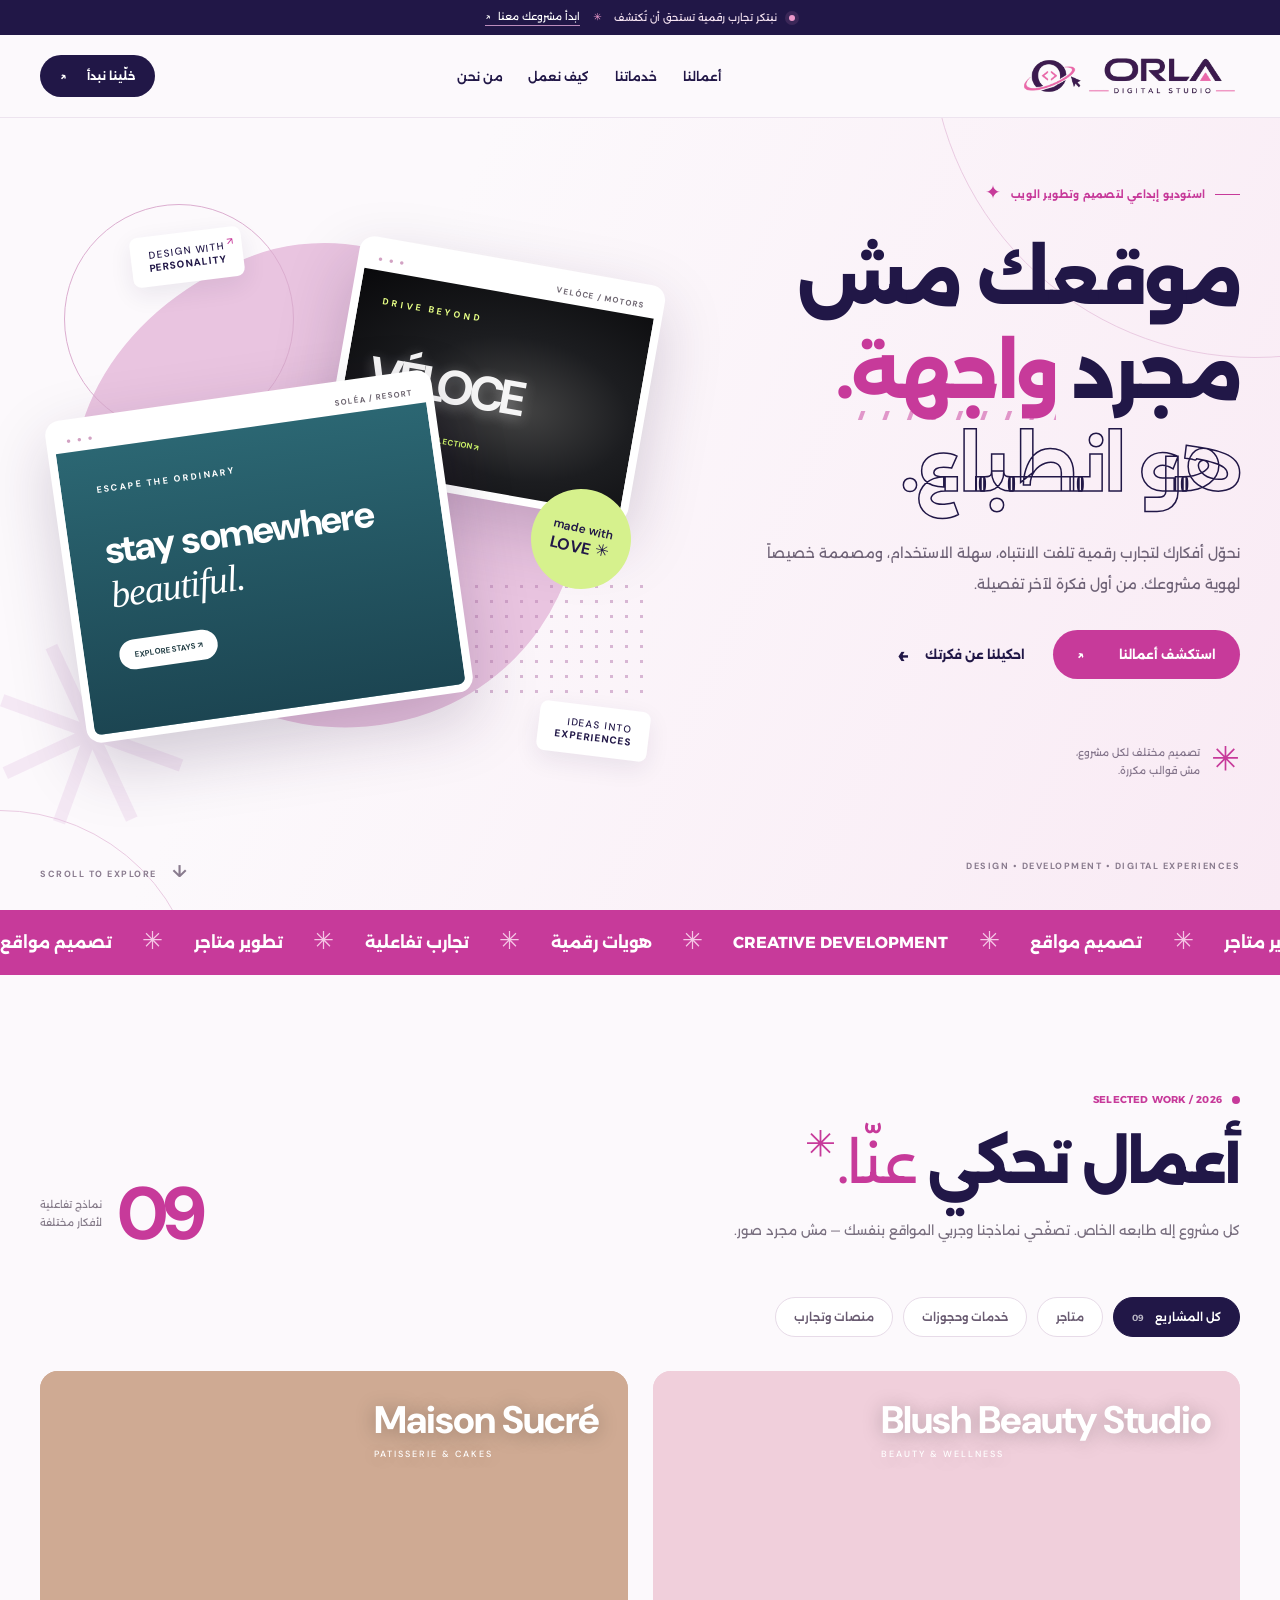
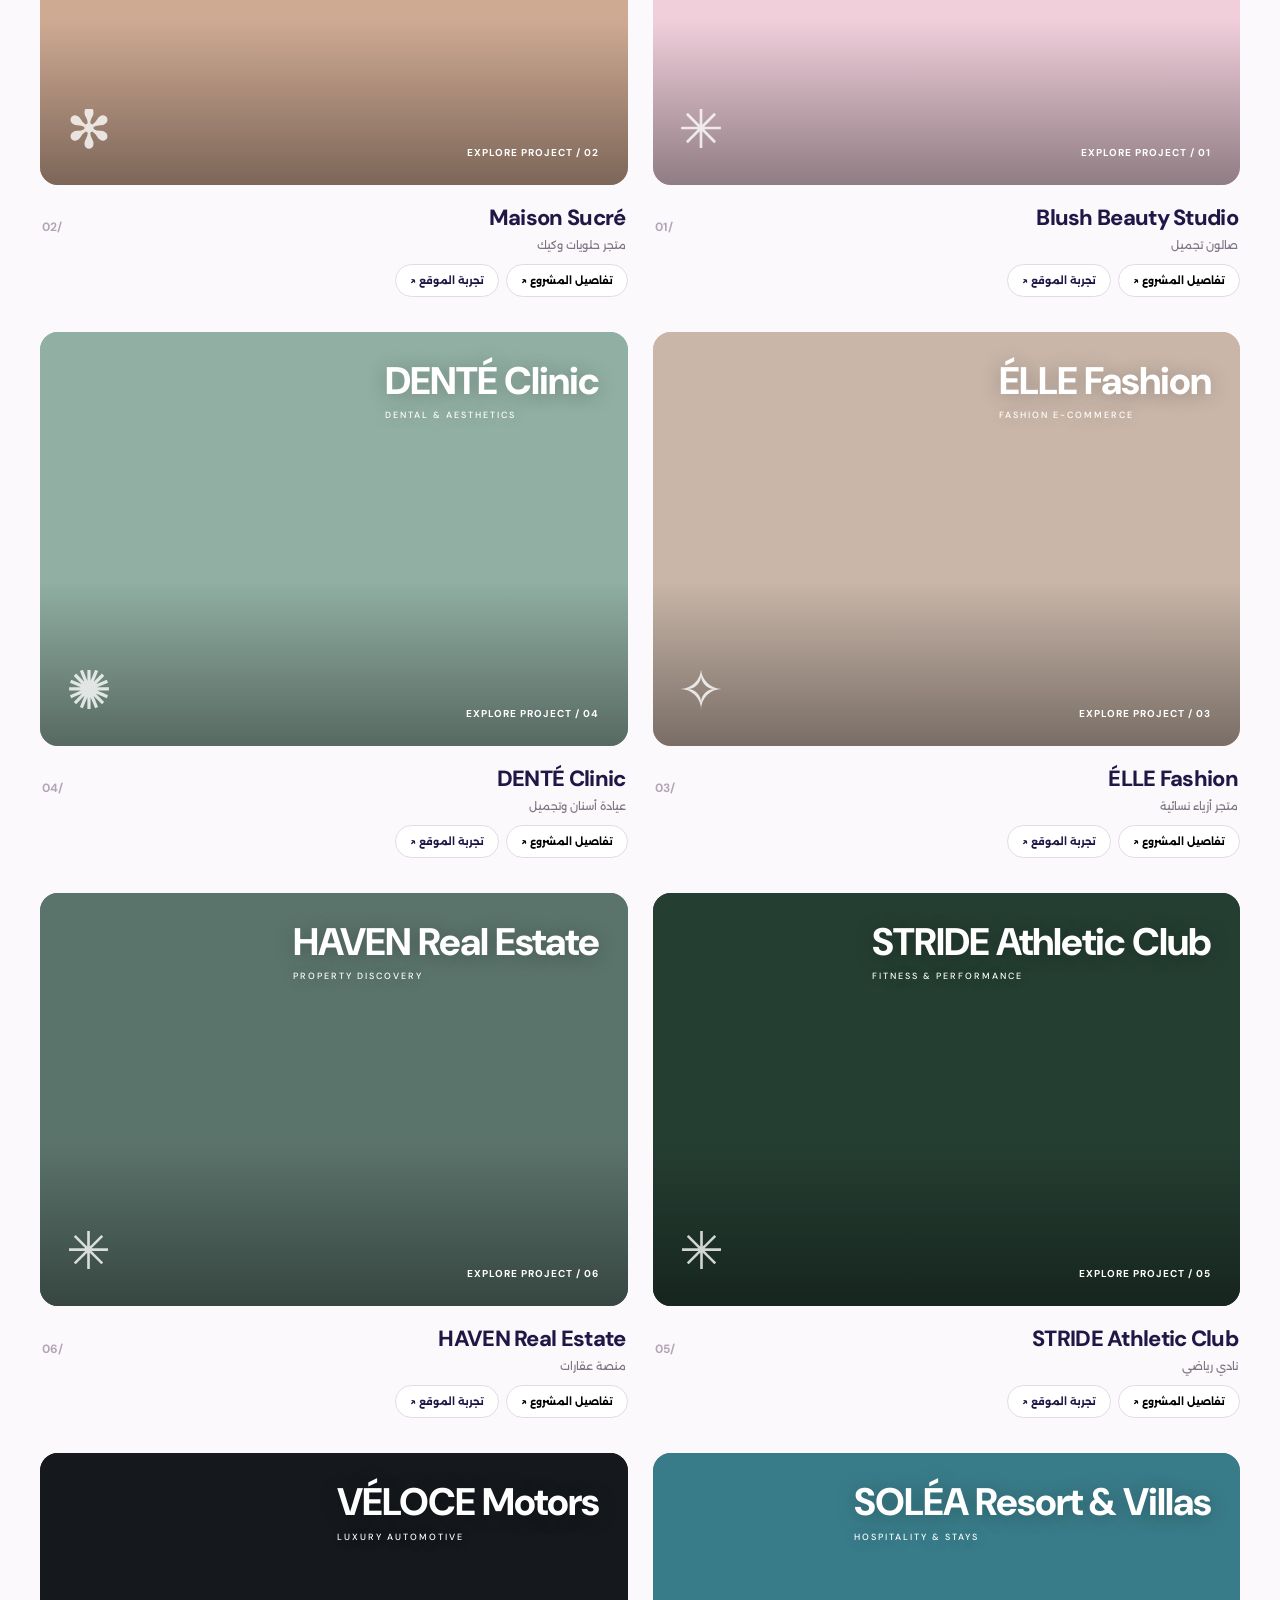
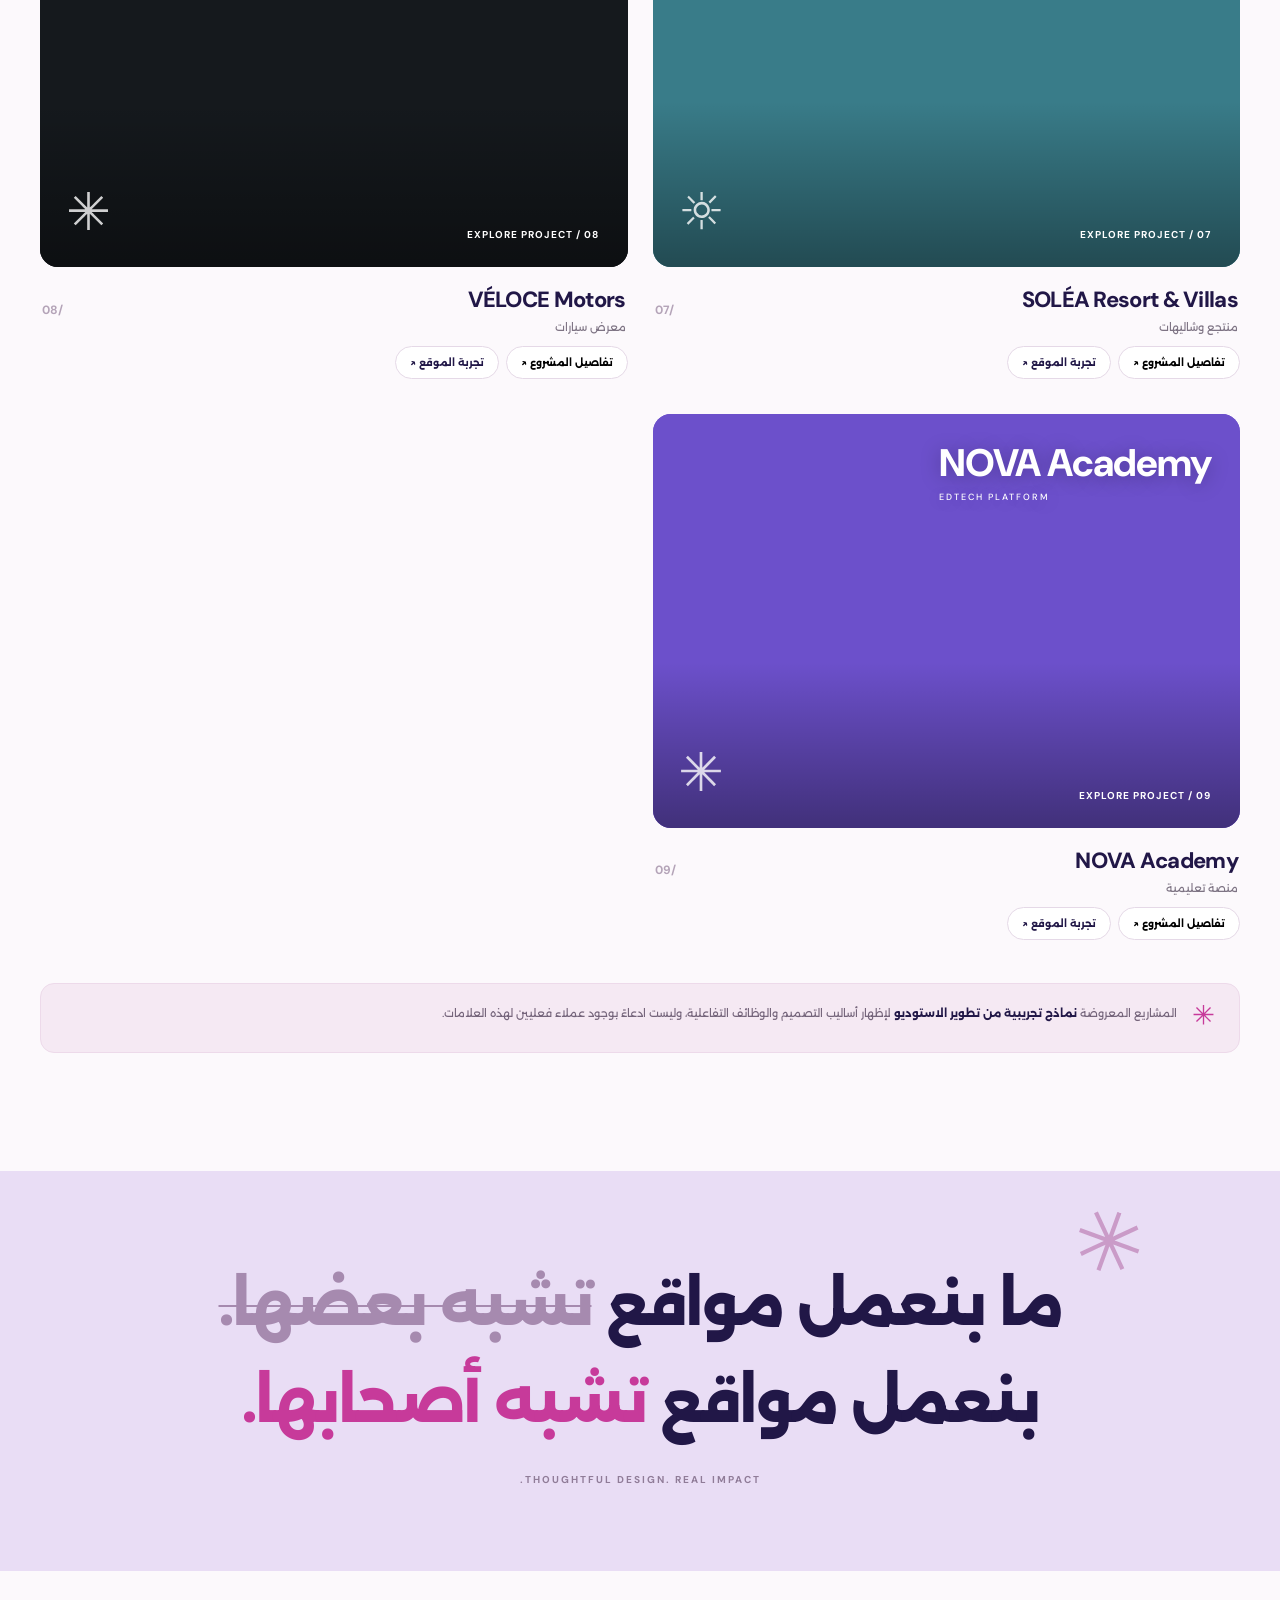
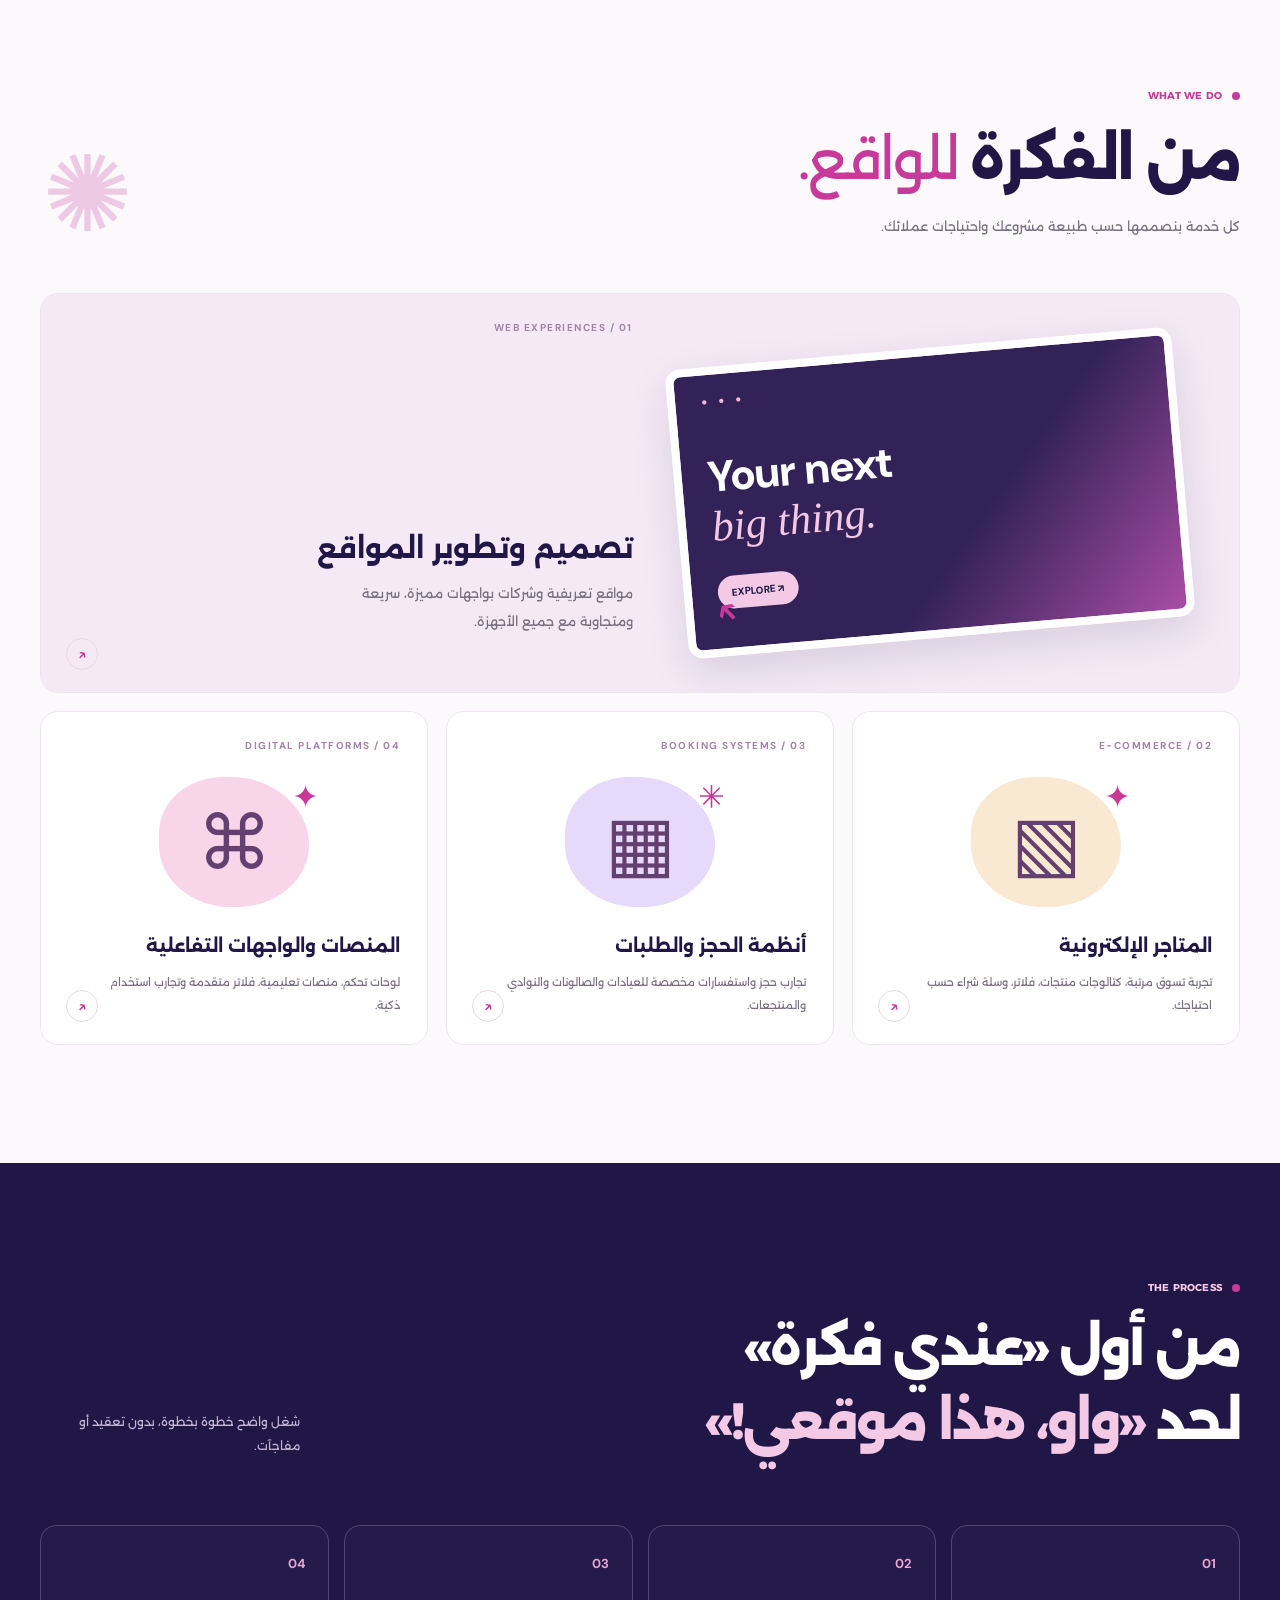
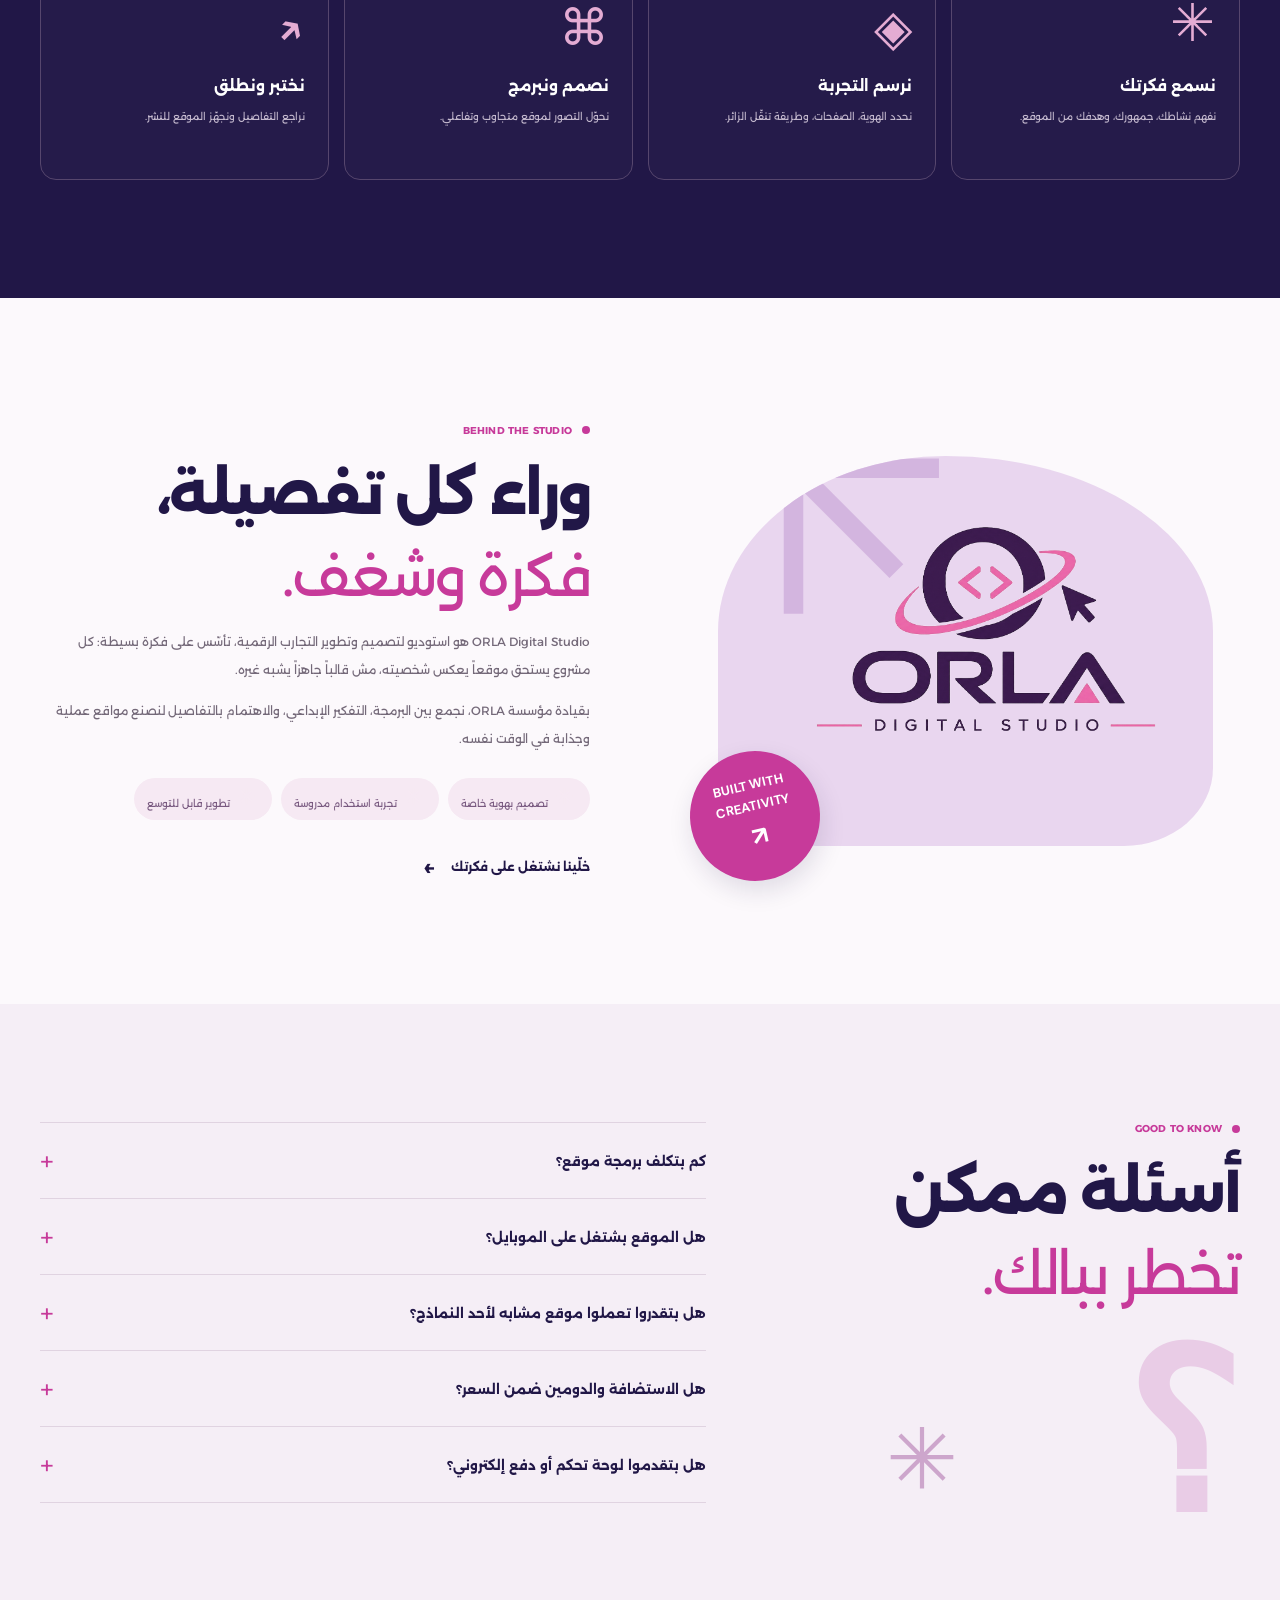
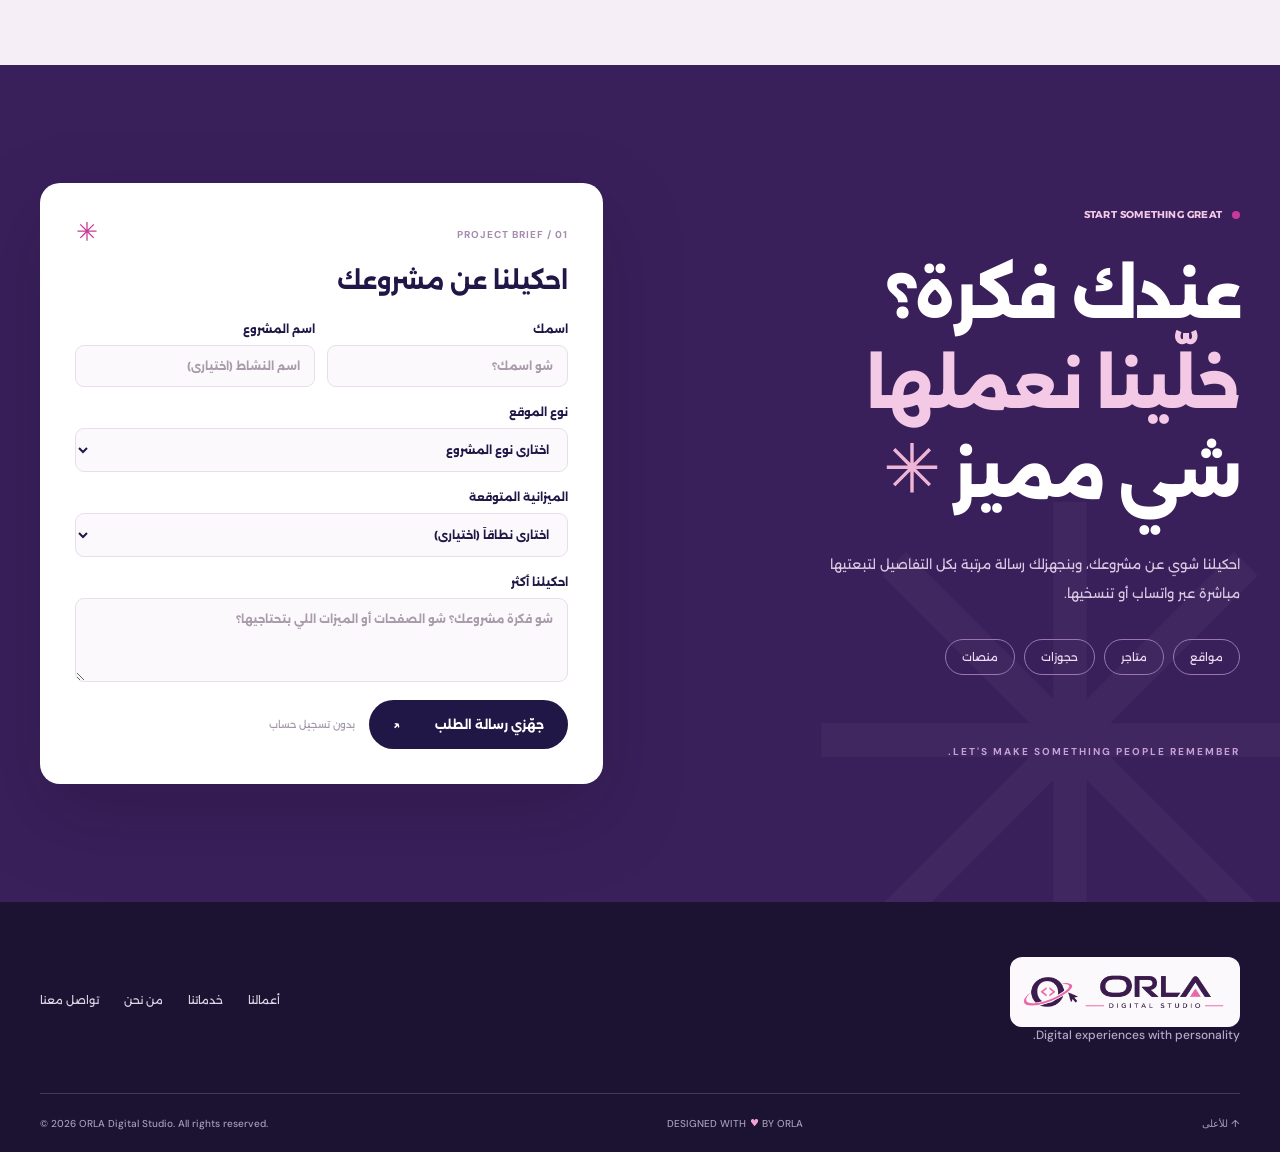
<file: index.html>
<!doctype html>
<html lang="ar" dir="rtl">

<head>
    <meta charset="utf-8">
    <meta name="viewport" content="width=device-width,initial-scale=1">
    <meta name="theme-color" content="#211747">
    <meta name="color-scheme" content="light">
    <link rel="icon" type="image/png" href="assets/orla-logo-transparent.png">
    <meta name="description"
        content="ORLA Digital Studio — تصميم وتطوير مواقع ومتاجر ومنصات رقمية بهويات مميزة وتجارب تفاعلية.">
    <title>ORLA Digital Studio | نصنع حضورك الرقمي</title>
    <link rel="preconnect" href="https://fonts.googleapis.com">
    <link rel="preconnect" href="https://fonts.gstatic.com" crossorigin>
    <link
        href="https://fonts.googleapis.com/css2?family=Alexandria:wght@300;400;500;600;700;800&family=DM+Sans:wght@400;500;600;700;800&display=swap"
        rel="stylesheet">
    <link rel="stylesheet" href="style.css">
</head>

<body>
    <div class="progress-line" id="progress"></div>
    <div class="cursor-glow" id="glow" aria-hidden="true"></div>
    <div class="announcement"><span class="pulse"></span> نبتكر تجارب رقمية تستحق أن تُكتشف <span
            class="announcement-star"><span class="fixed-symbol" aria-hidden="true"
                style="--symbol-url:url('assets/symbols/asterisk.svg')"></span></span> <a href="#contact">ابدأ مشروعك
            معنا <span>↗</span></a></div>
    <header class="header" id="header">
        <div class="shell nav"><a class="brand" href="#home" aria-label="ORLA Digital Studio — الرئيسية"><img
                    class="brand-logo" src="assets/orla-logo-header.png" alt="ORLA Digital Studio" width="720"
                    height="190" decoding="async"></a>
            <nav class="desktop-links" aria-label="القائمة الرئيسية"><a href="#work">أعمالنا</a><a
                    href="#services">خدماتنا</a><a href="#process">كيف نعمل</a><a href="#about">من نحن</a></nav>
            <div class="nav-end"><a class="nav-cta" href="#contact">خلّينا نبدأ <span>↗</span></a><button
                    id="menuToggle" class="menu-toggle" aria-label="فتح القائمة" aria-controls="mobileMenu"
                    aria-expanded="false"><span></span><span></span></button></div>
        </div>
        <nav id="mobileMenu" class="mobile-menu" aria-label="قائمة الهاتف"><a href="#work">أعمالنا</a><a
                href="#services">خدماتنا</a><a href="#process">كيف نعمل</a><a href="#about">من نحن</a><a
                href="#contact">اطلب موقعك</a></nav>
    </header>
    <main>
        <section class="hero" id="home">
            <div class="hero-orbit orbit-one"></div>
            <div class="hero-orbit orbit-two"></div>
            <div class="hero-grid shell">
                <div class="hero-content">
                    <div class="eyebrow"><span class="eyebrow-line"></span> استوديو إبداعي لتصميم وتطوير الويب <span
                            class="sparkle"><span class="fixed-symbol" aria-hidden="true"
                                style="--symbol-url:url('assets/symbols/sparkle.svg')"></span></span></div>
                    <h1>موقعك مش<br>مجرد <em>واجهة<span class="squiggle"></span></em><span
                            class="period">.</span><br><span class="hero-outline">هو انطباع.</span></h1>
                    <p class="hero-lead">نحوّل أفكارك لتجارب رقمية تلفت الانتباه، سهلة الاستخدام، ومصممة خصيصاً لهوية
                        مشروعك. من أول فكرة لآخر تفصيلة.</p>
                    <div class="hero-actions"><a class="btn btn-pink" href="#work">استكشف أعمالنا <span>↗</span></a><a
                            class="text-link" href="#contact">احكيلنا عن فكرتك <span>←</span></a></div>
                    <div class="hero-note"><span class="note-icon"><span class="fixed-symbol" aria-hidden="true"
                                style="--symbol-url:url('assets/symbols/asterisk.svg')"></span></span><span>تصميم مختلف
                            لكل مشروع،<br>مش قوالب مكررة.</span></div>
                </div>
                <div class="hero-art" aria-label="تصميم إبداعي يعرض نماذج مواقع">
                    <div class="art-sun"></div>
                    <div class="art-dots"></div>
                    <div class="art-blob"></div>
                    <div class="floating-label label-top">DESIGN WITH <strong>PERSONALITY</strong> <span>↗</span></div>
                    <div class="mockup mockup-back">
                        <div class="mockup-bar"><span>● ● ●</span><span>VELÓCE / MOTORS</span></div>
                        <div class="mini-car">
                            <div class="mini-car-tag">DRIVE BEYOND</div>
                            <div class="mini-car-shape">VÉLOCE</div>
                            <div class="mini-car-footer">DISCOVER THE COLLECTION ↗</div>
                        </div>
                    </div>
                    <div class="mockup mockup-front">
                        <div class="mockup-bar"><span>● ● ●</span><span>SOLÉA / RESORT</span></div>
                        <div class="mini-resort">
                            <div class="mini-resort-label">ESCAPE THE ORDINARY</div>
                            <div class="mini-resort-title">stay somewhere<br><i>beautiful.</i></div>
                            <div class="mini-resort-button">EXPLORE STAYS ↗</div>
                        </div>
                    </div>
                    <div class="floating-sticker">made with<br><b><span class="fixed-symbol" aria-hidden="true"
                                style="--symbol-url:url('assets/symbols/asterisk.svg')"></span> LOVE</b></div>
                    <div class="floating-label label-bottom">IDEAS INTO <strong>EXPERIENCES</strong></div>
                </div>
            </div>
            <div class="hero-bottom shell"><span>SCROLL TO EXPLORE <span class="down-arrow">↓</span></span><span>DESIGN
                    • DEVELOPMENT • DIGITAL EXPERIENCES</span></div>
        </section>
        <div class="ticker" aria-hidden="true">
            <div class="ticker-track">تصميم مواقع <span><span class="fixed-symbol" aria-hidden="true"
                        style="--symbol-url:url('assets/symbols/asterisk.svg')"></span></span> تطوير متاجر <span><span
                        class="fixed-symbol" aria-hidden="true"
                        style="--symbol-url:url('assets/symbols/asterisk.svg')"></span></span> تجارب تفاعلية <span><span
                        class="fixed-symbol" aria-hidden="true"
                        style="--symbol-url:url('assets/symbols/asterisk.svg')"></span></span> هويات رقمية <span><span
                        class="fixed-symbol" aria-hidden="true"
                        style="--symbol-url:url('assets/symbols/asterisk.svg')"></span></span> CREATIVE DEVELOPMENT
                <span><span class="fixed-symbol" aria-hidden="true"
                        style="--symbol-url:url('assets/symbols/asterisk.svg')"></span></span> تصميم مواقع <span><span
                        class="fixed-symbol" aria-hidden="true"
                        style="--symbol-url:url('assets/symbols/asterisk.svg')"></span></span> تطوير متاجر <span><span
                        class="fixed-symbol" aria-hidden="true"
                        style="--symbol-url:url('assets/symbols/asterisk.svg')"></span></span> تجارب تفاعلية <span><span
                        class="fixed-symbol" aria-hidden="true"
                        style="--symbol-url:url('assets/symbols/asterisk.svg')"></span></span> هويات رقمية <span><span
                        class="fixed-symbol" aria-hidden="true"
                        style="--symbol-url:url('assets/symbols/asterisk.svg')"></span></span> CREATIVE DEVELOPMENT
                <span><span class="fixed-symbol" aria-hidden="true"
                        style="--symbol-url:url('assets/symbols/asterisk.svg')"></span></span>
            </div>
        </div>
        <section class="work-section section-pad" id="work">
            <div class="shell">
                <div class="section-top">
                    <div>
                        <div class="kicker"><span class="kicker-dot"></span> SELECTED WORK / 2026</div>
                        <h2>أعمال تحكي <span class="serif-word">عنّا.</span><span class="pink-asterisk"><span
                                    class="fixed-symbol" aria-hidden="true"
                                    style="--symbol-url:url('assets/symbols/asterisk.svg')"></span></span></h2>
                        <p class="section-sub">كل مشروع إله طابعه الخاص. تصفّحي نماذجنا وجربي المواقع بنفسك — مش مجرد
                            صور.</p>
                    </div>
                    <div class="work-count"><strong>09</strong><span>نماذج تفاعلية<br>لأفكار مختلفة</span></div>
                </div>
                <div class="filters" id="filters" role="group" aria-label="تصفية المشاريع"><button class="filter active"
                        data-filter="all" aria-pressed="true">كل المشاريع <span>09</span></button><button class="filter"
                        data-filter="commerce" aria-pressed="false">متاجر</button><button class="filter"
                        data-filter="services" aria-pressed="false">خدمات وحجوزات</button><button class="filter"
                        data-filter="platforms" aria-pressed="false">منصات وتجارب</button></div>
                <div class="projects-grid" id="projectsGrid" aria-live="polite"></div>
                <div class="portfolio-note"><span><span class="fixed-symbol" aria-hidden="true"
                            style="--symbol-url:url('assets/symbols/asterisk.svg')"></span></span>
                    <p>المشاريع المعروضة <strong>نماذج تجريبية من تطوير الاستوديو</strong> لإظهار أساليب التصميم
                        والوظائف التفاعلية، وليست ادعاءً بوجود عملاء فعليين لهذه العلامات.</p>
                </div>
            </div>
        </section>
        <section class="statement">
            <div class="shell statement-inner">
                <div class="statement-spark"><span class="fixed-symbol" aria-hidden="true"
                        style="--symbol-url:url('assets/symbols/asterisk.svg')"></span></div>
                <p>ما بنعمل مواقع <span>تشبه بعضها.</span><br>بنعمل مواقع <em>تشبه أصحابها.</em></p><span
                    class="statement-caption">THOUGHTFUL DESIGN. REAL IMPACT.</span>
            </div>
        </section>
        <section class="services section-pad" id="services">
            <div class="shell">
                <div class="section-top">
                    <div>
                        <div class="kicker"><span class="kicker-dot"></span> WHAT WE DO</div>
                        <h2>من الفكرة <span class="serif-word">للواقع.</span></h2>
                        <p class="section-sub">كل خدمة بنصممها حسب طبيعة مشروعك واحتياجات عملائك.</p>
                    </div><span class="section-side-decor"><span class="fixed-symbol" aria-hidden="true"
                            style="--symbol-url:url('assets/symbols/sunburst.svg')"></span></span>
                </div>
                <div class="services-grid">
                    <article class="service service-large"><span class="service-index">01 / WEB EXPERIENCES</span>
                        <div class="service-visual web-visual">
                            <div class="visual-window">
                                <div class="visual-dots">● ● ●</div>
                                <div class="visual-title">Your next<br><em>big thing.</em></div>
                                <div class="visual-pill">EXPLORE ↗</div>
                            </div><span class="visual-cursor">↖</span>
                        </div>
                        <div class="service-bottom">
                            <div>
                                <h3>تصميم وتطوير المواقع</h3>
                                <p>مواقع تعريفية وشركات بواجهات مميزة، سريعة ومتجاوبة مع جميع الأجهزة.</p>
                            </div><span class="service-arrow">↗</span>
                        </div>
                    </article>
                    <article class="service"><span class="service-index">02 / E-COMMERCE</span>
                        <div class="service-icon service-icon-cream">▧<span class="icon-spark"><span
                                    class="fixed-symbol" aria-hidden="true"
                                    style="--symbol-url:url('assets/symbols/sparkle.svg')"></span></span></div>
                        <h3>المتاجر الإلكترونية</h3>
                        <p>تجربة تسوق مرتبة، كتالوجات منتجات، فلاتر، وسلة شراء حسب احتياجك.</p><span
                            class="service-arrow">↗</span>
                    </article>
                    <article class="service"><span class="service-index">03 / BOOKING SYSTEMS</span>
                        <div class="service-icon service-icon-lavender">▦<span class="icon-spark"><span
                                    class="fixed-symbol" aria-hidden="true"
                                    style="--symbol-url:url('assets/symbols/asterisk.svg')"></span></span></div>
                        <h3>أنظمة الحجز والطلبات</h3>
                        <p>تجارب حجز واستفسارات مخصصة للعيادات والصالونات والنوادي والمنتجعات.</p><span
                            class="service-arrow">↗</span>
                    </article>
                    <article class="service"><span class="service-index">04 / DIGITAL PLATFORMS</span>
                        <div class="service-icon service-icon-pink">⌘<span class="icon-spark"><span class="fixed-symbol"
                                    aria-hidden="true"
                                    style="--symbol-url:url('assets/symbols/sparkle.svg')"></span></span></div>
                        <h3>المنصات والواجهات التفاعلية</h3>
                        <p>لوحات تحكم، منصات تعليمية، فلاتر متقدمة وتجارب استخدام ذكية.</p><span
                            class="service-arrow">↗</span>
                    </article>
                </div>
            </div>
        </section>
        <section class="process section-pad" id="process">
            <div class="shell">
                <div class="process-heading">
                    <div>
                        <div class="kicker kicker-light"><span class="kicker-dot"></span> THE PROCESS</div>
                        <h2>من أول «عندي فكرة»<br>لحد <span>«واو، هذا موقعي!»</span></h2>
                    </div>
                    <p>شغل واضح خطوة بخطوة، بدون تعقيد أو مفاجآت.</p>
                </div>
                <div class="steps">
                    <article class="step"><span class="step-number">01</span>
                        <div class="step-symbol"><span class="fixed-symbol" aria-hidden="true"
                                style="--symbol-url:url('assets/symbols/asterisk.svg')"></span></div>
                        <h3>نسمع فكرتك</h3>
                        <p>نفهم نشاطك، جمهورك، وهدفك من الموقع.</p>
                    </article>
                    <article class="step"><span class="step-number">02</span>
                        <div class="step-symbol">◈</div>
                        <h3>نرسم التجربة</h3>
                        <p>نحدد الهوية، الصفحات، وطريقة تنقّل الزائر.</p>
                    </article>
                    <article class="step"><span class="step-number">03</span>
                        <div class="step-symbol">⌘</div>
                        <h3>نصمم ونبرمج</h3>
                        <p>نحوّل التصور لموقع متجاوب وتفاعلي.</p>
                    </article>
                    <article class="step"><span class="step-number">04</span>
                        <div class="step-symbol">↗</div>
                        <h3>نختبر ونطلق</h3>
                        <p>نراجع التفاصيل ونجهّز الموقع للنشر.</p>
                    </article>
                </div>
            </div>
        </section>
        <section class="about section-pad" id="about">
            <div class="shell about-grid">
                <div class="about-art">
                    <div class="about-frame"><img class="about-brand-logo" src="assets/orla-logo-transparent.png"
                            alt="ORLA Digital Studio" loading="lazy" decoding="async">
                        <div class="about-art-shape"><span class="fixed-symbol" aria-hidden="true"
                                style="--symbol-url:url('assets/symbols/asterisk.svg')"></span></div>
                    </div>
                    <div class="about-stamp">BUILT WITH<br>CREATIVITY <b>↗</b></div>
                </div>
                <div class="about-content">
                    <div class="kicker"><span class="kicker-dot"></span> BEHIND THE STUDIO</div>
                    <h2>وراء كل تفصيلة،<br><span class="serif-word">فكرة وشغف.</span></h2>
                    <p>ORLA Digital Studio هو استوديو لتصميم وتطوير التجارب الرقمية، تأسّس على فكرة بسيطة: كل مشروع
                        يستحق موقعاً يعكس شخصيته، مش قالباً جاهزاً يشبه غيره.</p>
                    <p>بقيادة مؤسسة ORLA، نجمع بين البرمجة، التفكير الإبداعي، والاهتمام بالتفاصيل لنصنع مواقع عملية
                        وجذابة في الوقت نفسه.</p>
                    <div class="about-values"><span><span class="fixed-symbol" aria-hidden="true"
                                style="--symbol-url:url('assets/symbols/asterisk.svg')"></span> تصميم بهوية
                            خاصة</span><span><span class="fixed-symbol" aria-hidden="true"
                                style="--symbol-url:url('assets/symbols/asterisk.svg')"></span> تجربة استخدام
                            مدروسة</span><span><span class="fixed-symbol" aria-hidden="true"
                                style="--symbol-url:url('assets/symbols/asterisk.svg')"></span> تطوير قابل للتوسع</span>
                    </div><a href="#contact" class="text-link about-link">خلّينا نشتغل على فكرتك <span>←</span></a>
                </div>
            </div>
        </section>
        <section class="faq section-pad" id="faq">
            <div class="shell faq-grid">
                <div>
                    <div class="kicker"><span class="kicker-dot"></span> GOOD TO KNOW</div>
                    <h2>أسئلة ممكن<br><span class="serif-word">تخطر ببالك.</span></h2>
                    <div class="faq-decoration">؟<span><span class="fixed-symbol" aria-hidden="true"
                                style="--symbol-url:url('assets/symbols/asterisk.svg')"></span></span></div>
                </div>
                <div class="faq-items">
                    <details>
                        <summary>كم بتكلف برمجة موقع؟ <span>+</span></summary>
                        <p>السعر بعتمد على نوع الموقع، عدد الصفحات، التفاعلات، والحاجة لقاعدة بيانات أو لوحة تحكم. بعد
                            ما نفهم فكرتك بنقدّم عرض سعر واضح.</p>
                    </details>
                    <details>
                        <summary>هل الموقع بشتغل على الموبايل؟ <span>+</span></summary>
                        <p>أكيد، بنصمم واجهات متجاوبة للموبايل والتابلت والكمبيوتر، وبنختبرها قبل التسليم.</p>
                    </details>
                    <details>
                        <summary>هل بتقدروا تعملوا موقع مشابه لأحد النماذج؟ <span>+</span></summary>
                        <p>بنقدر نستفيد من نموذج كنقطة انطلاق، لكن بنخصص التصميم والمحتوى والوظائف حسب علامتك واحتياجات
                            مشروعك.</p>
                    </details>
                    <details>
                        <summary>هل الاستضافة والدومين ضمن السعر؟ <span>+</span></summary>
                        <p>هذا بيتحدد حسب متطلبات المشروع وعرض السعر. المواقع الثابتة ممكن تستضاف بخيارات مجانية، بينما
                            الأنظمة المتقدمة قد تحتاج خدمات مدفوعة.</p>
                    </details>
                    <details>
                        <summary>هل بتقدموا لوحة تحكم أو دفع إلكتروني؟ <span>+</span></summary>
                        <p>ممكن تطويرها حسب نطاق المشروع والتكاملات المتاحة. النماذج المعروضة في معرض الأعمال ليست
                            بديلاً عن نظام إنتاجي متكامل.</p>
                    </details>
                </div>
            </div>
        </section>
        <section class="contact section-pad" id="contact">
            <div class="shell contact-grid">
                <div class="contact-copy">
                    <div class="kicker kicker-light"><span class="kicker-dot"></span> START SOMETHING GREAT</div>
                    <h2>عندك فكرة؟<br><em>خلّينا نعملها</em><br>شي مميز<span><span class="fixed-symbol"
                                aria-hidden="true"
                                style="--symbol-url:url('assets/symbols/asterisk.svg')"></span></span></h2>
                    <p>احكيلنا شوي عن مشروعك، وبنجهزلك رسالة مرتبة بكل التفاصيل لتبعتيها مباشرة عبر واتساب أو تنسخيها.
                    </p>
                    <div class="contact-chips"><span>مواقع</span><span>متاجر</span><span>حجوزات</span><span>منصات</span>
                    </div>
                    <div class="contact-small">LET'S MAKE SOMETHING PEOPLE REMEMBER.</div>
                </div>
                <form class="contact-form" id="projectForm">
                    <div class="form-header"><span>PROJECT BRIEF / 01</span><span><span class="fixed-symbol"
                                aria-hidden="true"
                                style="--symbol-url:url('assets/symbols/asterisk.svg')"></span></span></div>
                    <h3>احكيلنا عن مشروعك</h3>
                    <div class="form-row"><label>اسمك <input id="clientName" required maxlength="70"
                                placeholder="شو اسمك؟" autocomplete="name"></label><label>اسم المشروع <input
                                id="businessName" maxlength="80" placeholder="اسم النشاط (اختياري)"></label></div>
                    <label>نوع الموقع <select id="projectType" required>
                            <option value="">اختاري نوع المشروع</option>
                            <option>موقع تعريفي / شركة</option>
                            <option>متجر إلكتروني</option>
                            <option>موقع حجوزات</option>
                            <option>منصة تعليمية أو تفاعلية</option>
                            <option>موقع أو نظام مخصص</option>
                            <option>مش متأكدة بعد</option>
                        </select></label><label>الميزانية المتوقعة <select id="budget">
                            <option value="">اختاري نطاقاً (اختياري)</option>
                            <option>أقل من 300 دولار</option>
                            <option>300 – 700 دولار</option>
                            <option>700 – 1500 دولار</option>
                            <option>أكثر من 1500 دولار</option>
                            <option>بحاجة لاستشارة</option>
                        </select></label><label>احكيلنا أكثر <textarea id="projectDetails" rows="4" maxlength="1600"
                            placeholder="شو فكرة مشروعك؟ شو الصفحات أو الميزات اللي بتحتاجيها؟"
                            required></textarea></label>
                    <div class="form-actions"><button type="submit" class="btn btn-dark">جهّزي رسالة الطلب
                            <span>↗</span></button><span>بدون تسجيل حساب</span></div>
                    <div id="formResult" class="form-result" hidden>
                        <p>رسالتك جاهزة! انسخيها أو ابعتيها مباشرة عبر واتساب.</p>
                        <div class="result-buttons"><button type="button" id="copyBrief">نسخ الرسالة</button><button
                                type="button" id="sendWhatsapp">فتح واتساب ↗</button></div>
                        <p class="form-hint" id="formHint" role="status" aria-live="polite"></p>
                    </div>
                </form>
            </div>
        </section>
    </main>
    <footer class="footer">
        <div class="shell">
            <div class="footer-top">
                <div><a class="footer-logo" href="#home" aria-label="ORLA Digital Studio — الرئيسية"><img
                            src="assets/orla-logo-header.png" alt="ORLA Digital Studio" loading="lazy"
                            decoding="async"></a>
                    <p>Digital experiences with personality.</p>
                </div>
                <div class="footer-links"><a href="#work">أعمالنا</a><a href="#services">خدماتنا</a><a href="#about">من
                        نحن</a><a href="#contact">تواصل معنا</a></div>
            </div>
            <div class="footer-bottom"><span>© <span id="year"></span> ORLA Digital Studio. All rights
                    reserved.</span><span>DESIGNED WITH <span class="footer-heart"><span class="fixed-symbol"
                            aria-hidden="true" style="--symbol-url:url('assets/symbols/heart.svg')"></span></span> BY
                    ORLA</span><a href="#home">للأعلى ↑</a></div>
        </div>
    </footer>
    <div class="project-modal" id="projectModal" role="dialog" aria-modal="true" aria-labelledby="modalTitle" hidden>
        <div class="modal-backdrop" data-close="true"></div>
        <div class="modal-panel"><button class="modal-close" id="closeModal" aria-label="إغلاق">✕</button>
            <div class="modal-content" id="modalContent"></div>
        </div>
    </div>
    <script src="config.js"></script>
    <script src="app.js"></script>
</body>

</html>
</file>
<file: style.css>
:root{--ink:#211747;--dark:#211747;--purple:#7026a8;--pink:#c73a9a;--rose:#f3c9e5;--blush:#f9e7f3;--cream:#fcf9fc;--lav:#e9ddf5;--muted:#736b80;--line:#e9dfec;--white:#fff;--radius:22px}*{box-sizing:border-box}html{scroll-behavior:smooth;scroll-padding-top:86px}body{margin:0;font-family:Alexandria,Arial,sans-serif;background:var(--cream);color:var(--ink);-webkit-font-smoothing:antialiased;overflow-x:hidden}button,input,select,textarea{font:inherit}button{cursor:pointer}a{color:inherit;text-decoration:none}img{max-width:100%;display:block}::selection{background:#e8a5d5;color:var(--ink)}.shell{width:min(1200px,calc(100% - 64px));margin-inline:auto}.section-pad{padding:118px 0}.progress-line{position:fixed;z-index:150;top:0;right:0;height:3px;width:0;background:var(--pink);transition:width .1s}.cursor-glow{position:fixed;width:400px;height:400px;border-radius:50%;background:radial-gradient(circle,rgba(243,201,229,.17),transparent 67%);pointer-events:none;z-index:0;transform:translate(-50%,-50%)}.announcement{height:35px;background:var(--dark);color:#f7e5f3;display:flex;align-items:center;justify-content:center;gap:12px;font-size:10px;position:relative;z-index:30}.announcement a{color:#fff;border-bottom:1px solid #bd8dbd;padding-bottom:2px}.announcement a span{display:inline-block;margin-right:4px}.pulse{width:6px;height:6px;background:#ed99cb;border-radius:50%;box-shadow:0 0 0 4px #ed99cb20}.announcement-star{color:#ed99cb}.header{height:83px;background:#fcf9fcf2;backdrop-filter:blur(20px);border-bottom:1px solid #ede4ef;position:sticky;top:0;z-index:100;transition:box-shadow .3s}.header.scrolled{box-shadow:0 8px 30px #2117470a}.nav{height:100%;display:flex;align-items:center;justify-content:space-between}.brand{display:flex;align-items:center;gap:8px;direction:ltr}.brand-symbol{width:39px;height:39px;display:grid;place-items:center;border-radius:12px;background:var(--ink);color:#f0b8dc;font-size:26px;line-height:1}.brand-word{font:800 28px/.9 'DM Sans',sans-serif;letter-spacing:-1.5px}.brand-dot{color:var(--pink)}.brand-word small{display:block;letter-spacing:2.5px;font:700 8px/1.5 'DM Sans',sans-serif;margin-top:6px}.desktop-links{display:flex;gap:34px;align-items:center}.desktop-links a{font-size:12px;font-weight:600;transition:color .2s}.desktop-links a:hover{color:var(--pink)}.nav-end{display:flex;align-items:center;gap:12px}.nav-cta{background:var(--dark);color:white;border-radius:100px;padding:14px 20px;font-size:11px;font-weight:700;display:flex;gap:20px;transition:background .2s,transform .2s}.nav-cta:hover{background:var(--purple);transform:translateY(-2px)}.menu-toggle{display:none;border:0;background:none;width:42px;height:42px}.menu-toggle span{display:block;height:2px;width:23px;background:var(--ink);margin:6px auto}.mobile-menu{display:none}.hero{min-height:720px;position:relative;overflow:hidden;background:linear-gradient(115deg,#fcf9fc 30%,#f9eaf4 100%)}.hero:after{content:'';background-color:currentColor;-webkit-mask:url('assets/symbols/asterisk.svg') center/contain no-repeat;mask:url('assets/symbols/asterisk.svg') center/contain no-repeat;width:230px;height:230px;position:absolute;left:-32px;bottom:40px;font-size:230px;color:#e8c9e8;opacity:.35;transform:rotate(20deg)}.hero-grid{display:grid;grid-template-columns:1fr 1.03fr;align-items:center;min-height:670px;position:relative;z-index:1}.hero-content{padding:65px 0 70px}.eyebrow,.kicker{display:flex;align-items:center;gap:10px;font-size:10px;font-weight:700;letter-spacing:.2px;color:var(--pink)}.eyebrow-line{width:25px;height:1px;background:var(--pink)}.sparkle{font-size:18px}.hero h1{font-size:clamp(49px,5.5vw,83px);line-height:1.33;letter-spacing:-3px;margin:28px 0 24px;font-weight:800}.hero h1 em{font-style:normal;color:var(--pink);position:relative}.squiggle{position:absolute;height:9px;bottom:-4px;left:0;right:0;background:repeating-linear-gradient(110deg,transparent 0 9px,#c73a9a 10px 13px,transparent 14px 23px);opacity:.5}.period{color:var(--pink)}.hero-outline{color:transparent;-webkit-text-stroke:1.5px var(--ink)}.hero-lead{max-width:485px;color:#6f6377;font-size:14px;line-height:2.2}.hero-actions{display:flex;gap:28px;align-items:center;margin-top:31px}.btn{border:0;border-radius:100px;padding:17px 24px;display:inline-flex;align-items:center;justify-content:space-between;gap:35px;font-size:12px;font-weight:700;transition:transform .2s,box-shadow .2s}.btn:hover{transform:translateY(-3px);box-shadow:0 13px 28px #21174720}.btn-pink{background:var(--pink);color:white}.text-link{font-size:12px;font-weight:700;display:inline-flex;gap:16px;align-items:center}.text-link span{font-size:20px;transition:transform .2s}.text-link:hover span{transform:translateX(-5px)}.hero-note{display:flex;gap:11px;align-items:center;font-size:10px;line-height:1.8;color:#84758b;margin-top:55px}.note-icon{font-size:31px;color:var(--pink)}.hero-art{position:relative;height:620px;isolation:isolate}.art-blob{position:absolute;width:490px;height:490px;left:7%;top:65px;background:#e9c4e0;border-radius:52% 48% 46% 54% / 42% 55% 45% 58%;transform:rotate(-20deg);z-index:-1}.art-sun{position:absolute;width:230px;height:230px;border:1px solid #dcaed0;border-radius:50%;top:25px;left:4%}.art-dots{position:absolute;width:180px;height:120px;right:0;bottom:100px;background-image:radial-gradient(#bb84b5 1.5px,transparent 1.5px);background-size:15px 15px;opacity:.55}.mockup{position:absolute;border:8px solid #fff;box-shadow:0 25px 65px #32194335;background:white;border-radius:15px;overflow:hidden;direction:ltr}.mockup-bar{height:25px;background:#fff;color:#6f6772;display:flex;align-items:center;justify-content:space-between;padding:0 12px;font:700 8px 'DM Sans',sans-serif;letter-spacing:1px}.mockup-bar span:first-child{color:#d2a2c3;letter-spacing:2px}.mockup-back{width:310px;height:240px;top:80px;right:0;transform:rotate(10deg)}.mini-car{height:100%;background:radial-gradient(ellipse at 60% 50%,#444 0,#1c1d20 45%,#09090b 100%);color:white;padding:24px}.mini-car-tag{font:700 9px 'DM Sans';letter-spacing:3px;color:#e7ff86}.mini-car-shape{font:800 48px 'DM Sans';letter-spacing:-4px;margin-top:35px;color:#f5f5f5;text-shadow:0 3px 14px #fff5}.mini-car-footer{font:700 8px 'DM Sans';color:#d6ff6c;margin-top:18px}.mockup-front{width:390px;height:325px;top:215px;left:4%;transform:rotate(-8deg)}.mini-resort{height:100%;background:linear-gradient(0deg,#13323fb5,#13323f10),url('https://images.unsplash.com/photo-1613490493576-7fde63acd811?w=900&q=80') center/cover,#2d6a76;padding:35px;color:white}.mini-resort-label{font:700 9px 'DM Sans';letter-spacing:2px}.mini-resort-title{font:800 38px/1.15 'DM Sans';letter-spacing:-1px;margin-top:35px}.mini-resort-title i{font-family:Georgia,serif;font-weight:400}.mini-resort-button{display:inline-block;margin-top:25px;background:#fff;color:#254047;padding:10px 15px;border-radius:100px;font:700 8px 'DM Sans'}.floating-label{position:absolute;background:white;padding:12px 17px;box-shadow:0 8px 25px #21174715;font:500 10px 'DM Sans';letter-spacing:1px;z-index:4;border-radius:8px}.floating-label strong{display:block;font-weight:800}.label-top{top:53px;left:15%;transform:rotate(-7deg)}.label-top span{position:absolute;top:8px;right:8px;color:var(--pink)}.label-bottom{bottom:43px;right:0;transform:rotate(7deg)}.floating-sticker{position:absolute;right:3%;top:310px;background:#d6f18d;width:100px;height:100px;border-radius:50%;display:flex;flex-direction:column;justify-content:center;align-items:center;text-align:center;font:600 12px 'DM Sans';transform:rotate(13deg);z-index:3}.floating-sticker b{font-size:16px}.hero-bottom{position:relative;z-index:1;display:flex;justify-content:space-between;color:#897b8e;font:700 9px 'DM Sans';letter-spacing:1.5px;padding-bottom:28px;direction:ltr}.down-arrow{font-size:17px;margin-left:12px}.hero-orbit{position:absolute;border:1px solid #eacbe2;border-radius:50%;pointer-events:none}.orbit-one{width:650px;height:650px;top:-410px;right:-300px}.orbit-two{width:400px;height:400px;bottom:-300px;left:-200px}.ticker{height:65px;display:flex;align-items:center;overflow:hidden;background:var(--pink);color:white;direction:ltr}.ticker-track{white-space:nowrap;min-width:max-content;animation:marquee 30s linear infinite;font-weight:700;font-size:16px;display:flex;align-items:center;gap:30px}.ticker-track span{font-size:23px;color:#f5c6e5}@keyframes marquee{to{transform:translateX(-50%)}}.section-top{display:flex;align-items:end;justify-content:space-between;gap:35px;margin-bottom:40px}.kicker-dot{width:8px;height:8px;border-radius:50%;background:var(--pink)}h2{font-size:clamp(35px,4.4vw,61px);line-height:1.45;letter-spacing:-2px;margin:16px 0 12px;font-weight:800}.serif-word{font-weight:400;color:var(--pink)}.pink-asterisk{color:var(--pink);font-size:35px;vertical-align:top}.section-sub{color:#7a7080;font-size:13px;line-height:2.1;max-width:510px}.work-count{display:flex;align-items:center;gap:15px;padding-bottom:10px}.work-count strong{font:800 74px/.9 'DM Sans';letter-spacing:-5px;color:var(--pink)}.work-count span{font-size:10px;line-height:1.8;color:#857b89}.filters{display:flex;flex-wrap:wrap;gap:10px;margin-bottom:34px}.filter{border:1px solid #e7dbe8;border-radius:100px;background:#fff;padding:12px 18px;color:#695b71;font-size:11px;font-weight:600;transition:.2s}.filter span{font-size:9px;margin-right:8px;opacity:.7}.filter.active,.filter:hover{background:var(--ink);color:white;border-color:var(--ink)}.projects-grid{display:grid;grid-template-columns:repeat(2,minmax(0,1fr));gap:35px 25px}.project-card{min-width:0}.project-media{position:relative;aspect-ratio:1.42;border-radius:18px;overflow:hidden;background:var(--card-bg,#eee);cursor:pointer;border:0;width:100%;padding:0;display:block;text-align:initial;isolation:isolate}.project-media:focus-visible{outline:3px solid var(--pink);outline-offset:3px}.project-media:before{content:'';position:absolute;inset:0;background:var(--card-bg);z-index:-2}.project-media:after{content:'';position:absolute;inset:0;background:linear-gradient(0deg,#0006,transparent 40%);pointer-events:none}.project-photo{position:absolute;inset:0;background-image:var(--card-img);background-size:cover;background-position:center;transition:transform .6s cubic-bezier(.2,.8,.2,1);opacity:.88}.project-media:hover .project-photo{transform:scale(1.07)}.project-media .card-brand{position:absolute;top:28px;right:29px;color:var(--card-text,#fff);font:800 clamp(22px,3vw,43px)/1.1 'DM Sans',Arial,sans-serif;letter-spacing:-1px;text-shadow:0 2px 20px #0004;z-index:2;direction:ltr}.project-media .card-brand small{display:block;font:500 9px 'DM Sans';letter-spacing:2px;margin-top:7px}.project-media .card-motif{position:absolute;left:25px;bottom:20px;font-size:50px;color:#fff;opacity:.8;z-index:2;transition:transform .3s}.project-media:hover .card-motif{transform:rotate(45deg)}.project-media .card-bottom{position:absolute;bottom:26px;right:29px;z-index:3;color:white;font:700 10px 'DM Sans';letter-spacing:1px;direction:ltr}.project-media .view-bubble{position:absolute;left:25px;top:22px;z-index:3;width:44px;height:44px;border-radius:50%;display:grid;place-items:center;background:#fff;color:#211747;font-size:21px;transform:translateY(-70px);transition:transform .3s}.project-media:hover .view-bubble{transform:translateY(0)}.project-info{padding:18px 2px 0;display:flex;align-items:center;justify-content:space-between;gap:12px}.project-info h3{font:800 22px 'DM Sans';letter-spacing:-.7px;margin:0 0 6px;direction:ltr;text-align:right}.project-info p{font-size:11px;color:#7e7484;margin:0}.project-index{font:700 12px 'DM Sans';color:#b4a4b8}.project-actions{display:flex;gap:7px;margin-top:12px}.project-actions button,.project-actions a{border:1px solid #e5d9e7;background:#fff;border-radius:100px;padding:9px 14px;font-size:10px;font-weight:700;transition:.2s}.project-actions button:hover,.project-actions a:hover{background:var(--ink);color:white}.portfolio-note{display:flex;gap:14px;align-items:start;background:#f5e9f3;border:1px solid #eddaea;padding:18px 23px;border-radius:14px;margin-top:43px}.portfolio-note>span{color:var(--pink);font-size:26px}.portfolio-note p{margin:0;font-size:11px;color:#75657b;line-height:2}.portfolio-note strong{color:var(--ink)}.statement{background:var(--lav);overflow:hidden}.statement-inner{position:relative;padding:85px 0;text-align:center}.statement p{font-size:clamp(30px,4.6vw,64px);font-weight:800;line-height:1.65;letter-spacing:-2px;margin:0}.statement p span{color:#a68aaf;text-decoration:line-through;text-decoration-thickness:2px}.statement p em{font-style:normal;color:var(--pink)}.statement-spark{position:absolute;top:30px;right:8%;font-size:80px;color:#ca9bc8;transform:rotate(20deg)}.statement-caption{display:block;margin-top:23px;color:#907c98;font:700 10px 'DM Sans';letter-spacing:2px}.section-side-decor{font-size:100px;color:#edc9e4;line-height:1}.services-grid{display:grid;grid-template-columns:repeat(3,1fr);gap:18px}.service{min-height:320px;position:relative;background:white;border:1px solid #eee4ef;border-radius:18px;padding:27px;display:flex;flex-direction:column;overflow:hidden;transition:transform .25s,box-shadow .25s}.service:hover{transform:translateY(-5px);box-shadow:0 17px 40px #2117470c}.service-large{grid-column:span 3;min-height:400px;display:grid;grid-template-columns:1fr 1fr;grid-template-rows:auto 1fr;gap:15px;background:#f5e9f6}.service-index{font:700 10px 'DM Sans';letter-spacing:1.5px;color:#a084a5}.service h3{font-size:18px;line-height:1.6;margin:18px 0 10px}.service p{font-size:11px;color:#7a6e81;line-height:2.1;margin:0;max-width:300px}.service-arrow{position:absolute;bottom:22px;left:25px;width:32px;height:32px;border-radius:50%;display:grid;place-items:center;border:1px solid #e9d7e8;color:var(--pink);font-size:17px}.service-large .service-index{grid-column:2}.service-large .service-visual{grid-column:1;grid-row:1 / span 2}.service-large .service-bottom{grid-column:2;grid-row:2;align-self:end;padding-bottom:30px}.service-large h3{font-size:28px}.service-large p{font-size:13px}.web-visual{position:relative;display:flex;justify-content:center;align-items:center}.visual-window{background:#fff;border:8px solid #fff;border-radius:15px;width:90%;height:290px;box-shadow:0 15px 40px #21174720;transform:rotate(-5deg);overflow:hidden;background:linear-gradient(130deg,#322258 60%,#a84da4);color:white;padding:20px 26px;direction:ltr}.visual-dots{font-size:10px;letter-spacing:4px;color:#f0b7e3}.visual-title{font:800 43px/1.15 'DM Sans';margin-top:45px}.visual-title em{font-family:Georgia,serif;font-weight:400;color:#f3c9e5}.visual-pill{background:#f3c9e5;color:#211747;display:inline-block;border-radius:100px;padding:10px 14px;font:800 10px 'DM Sans';margin-top:25px}.visual-cursor{position:absolute;bottom:30px;left:12%;font-size:42px;color:#c73a9a}.service-icon{height:130px;width:150px;border-radius:45% 55% 50% 50%;display:grid;place-items:center;font-size:75px;margin:25px auto 7px;position:relative;color:#634070}.service-icon-cream{background:#f9e9d2}.service-icon-lavender{background:#e7d9fa}.service-icon-pink{background:#f9d5e9}.icon-spark{position:absolute;right:-10px;top:5px;font-size:29px;color:var(--pink)}.process{background:var(--dark);color:#fff}.process-heading{display:flex;justify-content:space-between;align-items:end;gap:30px;margin-bottom:55px}.kicker-light{color:#f3c9e5}.process h2{font-size:clamp(32px,4vw,54px)}.process h2 span{color:#f3c9e5}.process-heading>p{font-size:12px;color:#c3b5d3;max-width:260px;line-height:2}.steps{display:grid;grid-template-columns:repeat(4,1fr);gap:15px}.step{position:relative;border:1px solid #56466d;border-radius:16px;padding:27px 23px 35px;min-height:255px;background:#ffffff05;transition:background .2s}.step:hover{background:#ffffff0d}.step-number{font:700 13px 'DM Sans';color:#e6a6d2}.step-symbol{font-size:50px;color:#e4acd3;margin:25px 0 18px}.step h3{font-size:15px;margin:0 0 12px}.step p{font-size:10px;color:#c4b9ce;line-height:2;margin:0}.about-grid{display:grid;grid-template-columns:1fr 1fr;gap:100px;align-items:center}.about-art{position:relative;min-height:470px;display:flex;align-items:center;justify-content:center}.about-frame{position:relative;width:90%;height:390px;background:#e9d6ef;border-radius:46% 54% 18% 20% / 45% 45% 20% 20%;display:flex;align-items:center;justify-content:center;flex-direction:column;overflow:hidden}.about-art-big{font:800 clamp(70px,9vw,140px) 'DM Sans';letter-spacing:-12px;color:#211747;z-index:1}.about-art-big span{color:#c73a9a}.about-art-dot{color:#7026a8!important}.about-art-line{font:700 10px 'DM Sans';letter-spacing:3px;color:#785780;z-index:1}.about-art-shape{position:absolute;font-size:370px;color:#d3b5df;top:-130px;left:-100px;line-height:1}.about-stamp{position:absolute;bottom:5px;left:0;background:var(--pink);color:white;width:130px;height:130px;border-radius:50%;display:flex;flex-direction:column;align-items:center;justify-content:center;text-align:center;font:700 13px/1.6 'DM Sans';transform:rotate(-13deg);box-shadow:0 10px 25px #21174720}.about-stamp b{font-size:25px}.about-content p{color:#746979;font-size:12px;line-height:2.35}.about-values{display:flex;flex-wrap:wrap;gap:9px;margin:25px 0}.about-values span{background:#f6e9f3;border-radius:100px;padding:10px 13px;font-size:10px;color:#795a80}.about-link{margin-top:10px}.faq{background:#f5eef6}.faq-grid{display:grid;grid-template-columns:.8fr 1.2fr;gap:90px}.faq-decoration{font:800 220px 'DM Sans';color:#e9cce6;line-height:1;position:relative}.faq-decoration span{font-size:80px;position:absolute;top:50px;right:140px;color:#cda6cc}.faq-items{border-top:1px solid #e0d3e1}.faq-items details{border-bottom:1px solid #e0d3e1;padding:21px 0}.faq-items summary{cursor:pointer;list-style:none;display:flex;justify-content:space-between;align-items:center;gap:20px;font-size:13px;font-weight:700}.faq-items summary::-webkit-details-marker{display:none}.faq-items summary span{font:400 25px 'DM Sans';color:var(--pink);transition:transform .2s}.faq-items details[open] summary span{transform:rotate(45deg)}.faq-items details p{font-size:11px;line-height:2.2;color:#756a79;margin:15px 0 0;max-width:500px}.contact{background:#3a205b;color:white;position:relative;overflow:hidden}.contact:before{content:'';background-color:currentColor;-webkit-mask:url('assets/symbols/asterisk.svg') center/contain no-repeat;mask:url('assets/symbols/asterisk.svg') center/contain no-repeat;width:230px;height:230px;position:absolute;right:-90px;bottom:-200px;color:#ffffff09;font-size:600px;line-height:1}.contact-grid{position:relative;display:grid;grid-template-columns:1fr 1fr;gap:75px;align-items:center}.contact-copy h2{font-size:clamp(43px,5vw,70px);line-height:1.4;margin:30px 0}.contact-copy h2 em{font-style:normal;color:#f3c9e5}.contact-copy h2>span{color:#eeb5d7;margin-right:10px}.contact-copy>p{color:#d8c8e2;font-size:13px;line-height:2.2;max-width:430px}.contact-chips{display:flex;gap:9px;flex-wrap:wrap;margin-top:32px}.contact-chips span{border:1px solid #9a76b1;border-radius:100px;padding:10px 16px;color:#eedcf3;font-size:11px}.contact-small{margin-top:70px;font:700 10px 'DM Sans';letter-spacing:2px;color:#c7a2d7}.contact-form{background:#fff;color:var(--ink);padding:35px;border-radius:20px;box-shadow:0 30px 80px #170b2b40}.form-header{display:flex;justify-content:space-between;align-items:center;font:700 10px 'DM Sans';color:#a58cac;letter-spacing:1px}.form-header span:last-child{color:var(--pink);font-size:25px}.contact-form h3{font-size:24px;margin:15px 0 27px}.contact-form label{display:flex;flex-direction:column;gap:9px;font-size:11px;font-weight:700;margin-bottom:18px}.form-row{display:grid;grid-template-columns:1fr 1fr;gap:12px}.contact-form input,.contact-form select,.contact-form textarea{border:1px solid #e8deeb;background:#fcf9fc;border-radius:9px;padding:13px 14px;color:var(--ink);width:100%;outline:none;font-size:11px;resize:vertical;min-width:0}.contact-form input:focus,.contact-form select:focus,.contact-form textarea:focus{border-color:var(--pink);box-shadow:0 0 0 3px #f3c9e560}.contact-form input::placeholder,.contact-form textarea::placeholder{color:#a99aac}.form-actions{display:flex;align-items:center;gap:14px;flex-wrap:wrap}.btn-dark{background:var(--ink);color:white}.form-actions>span{font-size:10px;color:#a395a8}.form-result{margin-top:18px;border:1px solid #e7d7e8;background:#fbf4fb;border-radius:10px;padding:15px}.form-result p{font-size:11px;line-height:2;color:#604b67;margin:0 0 12px}.result-buttons{display:flex;gap:8px}.result-buttons button{border:0;background:var(--ink);color:white;border-radius:8px;padding:11px 14px;font-size:11px}.result-buttons button:last-child{background:var(--pink)}.form-result .form-hint{margin:10px 0 0;font-size:10px}.footer{background:#1c1333;color:white;padding:55px 0 22px}.footer-top,.footer-bottom{display:flex;justify-content:space-between;gap:25px;align-items:center}.footer-logo{font:800 60px 'DM Sans';letter-spacing:-4px}.footer-logo span{color:var(--pink)}.footer-top p{font:500 12px 'DM Sans';color:#b7a8c9;margin:0}.footer-links{display:flex;gap:25px;flex-wrap:wrap;font-size:11px;color:#ded4e6}.footer-links a:hover{color:#f3c9e5}.footer-bottom{margin-top:50px;border-top:1px solid #46365b;padding-top:23px;font:500 10px 'DM Sans';color:#a79bb6;direction:ltr}.footer-heart{color:#f3a4d4}.project-modal[hidden],.form-result[hidden]{display:none!important}.project-modal{position:fixed;inset:0;z-index:300;display:grid;place-items:center;padding:20px}.modal-backdrop{position:absolute;inset:0;background:#1d102bd9;backdrop-filter:blur(8px)}.modal-panel{position:relative;background:#fff;border-radius:22px;width:min(740px,100%);max-height:min(92vh,900px);overflow:auto;box-shadow:0 30px 100px #0005}.modal-close{position:sticky;top:14px;float:left;margin:14px 14px -55px;z-index:2;width:38px;height:38px;border:0;border-radius:50%;background:#fff;box-shadow:0 3px 18px #0002;color:var(--ink)}.modal-preview{height:270px;background:var(--card-bg);position:relative;overflow:hidden}.modal-preview:before{content:'';position:absolute;inset:0;background:var(--card-img) center/cover;opacity:.85}.modal-preview strong{position:absolute;bottom:25px;right:35px;color:#fff;font:800 50px 'DM Sans';text-shadow:0 3px 25px #0008;direction:ltr}.modal-body{padding:28px 36px 38px}.modal-type{font-size:11px;color:var(--pink);font-weight:700}.modal-body h3{font:800 30px 'DM Sans';direction:ltr;text-align:right;margin:10px 0}.modal-body p{font-size:12px;line-height:2.2;color:#736778}.modal-tags{display:flex;gap:7px;flex-wrap:wrap;margin:20px 0}.modal-tags span{border-radius:100px;background:#f5e8f3;padding:9px 13px;font-size:10px}.modal-actions{display:flex;gap:10px;flex-wrap:wrap}.modal-actions a{background:var(--ink);color:white;padding:15px 20px;border-radius:100px;font-size:11px;font-weight:700}.modal-actions a:last-child{background:#f4e5f1;color:var(--ink)}body.modal-open{overflow:hidden}.reveal{opacity:0;transform:translateY(26px);transition:opacity .65s,transform .65s}.reveal.visible{opacity:1;transform:none}@media(max-width:1050px){.hero h1{font-size:60px}.hero-art{transform:scale(.88);transform-origin:center}.about-grid{gap:40px}.contact-grid{gap:35px}.desktop-links{gap:18px}}@media(max-width:800px){.shell{width:min(100% - 36px,640px)}.section-pad{padding:75px 0}.desktop-links,.nav-cta{display:none}.menu-toggle{display:block}.header{height:72px}.mobile-menu{display:none;position:absolute;top:72px;left:0;right:0;background:#fcf9fc;box-shadow:0 20px 35px #2117471a;padding:14px 24px 25px;flex-direction:column;gap:0}.mobile-menu.open{display:flex}.mobile-menu a{padding:15px 4px;border-bottom:1px solid #eadfeb;font-size:13px;font-weight:700}.hero-grid{grid-template-columns:1fr;min-height:0}.hero-content{padding:65px 0 20px}.hero h1{font-size:clamp(45px,10vw,75px)}.hero-art{height:450px;transform:scale(.82);transform-origin:top center;margin-top:0}.hero-bottom{padding-bottom:20px}.hero-bottom span:last-child{display:none}.section-top{align-items:start}.work-count strong{font-size:55px}.projects-grid{gap:28px 16px}.project-media .card-brand{font-size:26px;top:19px;right:18px}.project-media .card-bottom{right:18px;bottom:17px;font-size:8px}.project-media .card-motif{font-size:35px}.services-grid{grid-template-columns:repeat(2,1fr)}.service-large{grid-column:span 2}.services-grid>.service:last-child{grid-column:span 2}.process-heading{display:block}.steps{grid-template-columns:repeat(2,1fr)}.about-grid,.faq-grid,.contact-grid{grid-template-columns:1fr}.about-art{order:2}.about-content{order:1}.faq-decoration{display:none}.contact-small{margin-top:30px}.contact-copy h2{font-size:55px}.footer-top{align-items:start}}@media(max-width:550px){.announcement{font-size:9px;gap:6px}.announcement-star{display:none}.brand-word{font-size:24px}.hero h1{font-size:clamp(43px,11vw,60px);letter-spacing:-2px}.hero-lead{font-size:12px}.hero-actions{gap:16px;flex-wrap:wrap}.hero-note{margin-top:33px}.hero-art{height:320px;transform:scale(.59);width:600px;left:50%;margin-left:-300px;position:relative;transform-origin:top center}.hero-bottom{margin-top:0}.section-top{display:block}.work-count{margin-top:20px}.work-count strong{font-size:45px}.filters{gap:7px}.filter{padding:10px 12px;font-size:10px}.projects-grid{grid-template-columns:1fr}.project-media{aspect-ratio:1.5}.project-media .card-brand{font-size:36px}.project-info h3{font-size:21px}.statement-inner{padding:65px 0}.statement p{font-size:29px}.statement-spark{font-size:45px;top:8px}.services-grid{grid-template-columns:1fr}.service-large{grid-column:span 1;display:flex;min-height:0}.service-large .service-visual{order:2;min-height:240px}.service-large .service-bottom{order:3}.visual-window{height:220px}.visual-title{font-size:32px;margin-top:25px}.services-grid>.service:last-child{grid-column:span 1}.service{min-height:275px}.steps{grid-template-columns:1fr 1fr;gap:9px}.step{min-height:230px;padding:20px 15px}.step h3{font-size:13px}.step p{font-size:10px}.step-symbol{margin:19px 0 15px;font-size:40px}.about-art{min-height:360px}.about-frame{height:320px}.about-stamp{width:100px;height:100px;font-size:10px}.about-art-big{font-size:78px}.contact-copy h2{font-size:43px}.contact-form{padding:23px 19px}.form-row{grid-template-columns:1fr;gap:0}.footer-top,.footer-bottom{flex-direction:column;align-items:flex-start}.footer-links{gap:15px}.footer-bottom{line-height:2}.modal-body{padding:24px}.modal-preview{height:210px}.modal-preview strong{font-size:34px}.section-side-decor{display:none}}@media(prefers-reduced-motion:reduce){*,*:before,*:after{scroll-behavior:auto!important;animation:none!important;transition:none!important}.reveal{opacity:1;transform:none}}
/* Mobile-first refinement — 2026-11 */
html{overflow-x:clip}body{overflow-x:clip}button,a,input,select,textarea{touch-action:manipulation}a,button{ -webkit-tap-highlight-color:transparent} :focus-visible{outline:3px solid #c73a9a;outline-offset:3px}
@media(max-width:800px){.shell{width:calc(100% - 40px);max-width:640px}.section-pad{padding:64px 0}.cursor-glow{display:none}.hero{min-height:unset}.hero-grid{display:flex;flex-direction:column;align-items:stretch}.hero-content{padding:54px 0 16px}.hero h1{font-size:clamp(38px,8.5vw,62px);line-height:1.43;letter-spacing:-1.4px;overflow-wrap:break-word}.hero-lead{font-size:14px;line-height:2;max-width:560px}.hero-actions{gap:12px}.btn{min-height:48px;padding:14px 19px;gap:16px}.text-link{min-height:44px}.hero-note{font-size:11px;margin-top:25px}.hero-art{height:400px;transform:none;width:100%;margin:0;left:auto;overflow:visible}.art-blob{width:76%;height:300px;left:12%;top:25px}.art-sun{width:180px;height:180px}.mockup-back{width:52%;height:185px;top:38px;right:1%;transform:rotate(6deg)}.mockup-front{width:68%;height:240px;top:120px;left:2%;transform:rotate(-5deg)}.mini-resort{padding:18px}.mini-resort-title{font-size:27px;margin-top:25px}.mini-car{padding:15px}.mini-car-shape{font-size:28px;letter-spacing:-2px;margin-top:20px}.floating-sticker{width:76px;height:76px;right:1%;top:215px;font-size:10px}.floating-sticker b{font-size:12px}.floating-label{font-size:8px;padding:9px}.label-top{top:12px;left:6%}.label-bottom{bottom:8px;right:2%}.section-top{gap:18px}h2{font-size:clamp(30px,6.4vw,46px);letter-spacing:-1px;line-height:1.5}.section-sub{font-size:13px}.project-info h3{overflow-wrap:anywhere}.filters{flex-wrap:nowrap;overflow-x:auto;scrollbar-width:none;padding-bottom:9px;margin-inline:-20px;padding-inline:20px;scroll-snap-type:x proximity}.filters::-webkit-scrollbar{display:none}.filter{white-space:nowrap;flex:0 0 auto;min-height:44px;scroll-snap-align:start}.contact-form input,.contact-form select,.contact-form textarea{font-size:16px;min-height:48px}.contact-form textarea{min-height:110px}.mobile-menu a{min-height:48px;display:flex;align-items:center}.modal-panel{max-height:calc(100dvh - 28px)}.project-modal{padding:14px}.modal-actions a{min-height:46px;display:inline-flex;align-items:center}.footer-links a{min-height:42px;display:inline-flex;align-items:center}}
@media(max-width:550px){.shell{width:calc(100% - 32px)}.section-pad{padding:54px 0}.header{height:66px}.mobile-menu{top:66px}.brand-symbol{width:35px;height:35px}.brand-word{font-size:22px}.announcement{padding:0 10px;text-align:center;line-height:1.4;height:auto;min-height:34px}.hero-content{padding-top:43px}.hero h1{font-size:clamp(34px,9vw,47px);line-height:1.46;margin:18px 0}.hero-lead{font-size:13px}.hero-actions{display:grid;grid-template-columns:1fr 1fr;gap:8px;align-items:center}.hero-actions .btn{justify-content:center;text-align:center;font-size:11px;padding:12px 10px;gap:8px}.hero-actions .text-link{justify-content:center;font-size:11px;gap:6px}.hero-art{height:305px;width:100%;left:auto;margin:0;transform:none}.art-blob{height:240px;top:15px}.art-sun{width:120px;height:120px;top:5px}.mockup{border-width:5px}.mockup-bar{height:20px}.mockup-back{width:55%;height:150px;top:22px;right:0}.mockup-front{width:72%;height:192px;top:95px;left:0}.mini-resort{padding:14px}.mini-resort-title{font-size:22px;margin-top:14px}.mini-resort-button{margin-top:14px}.mini-car{padding:10px}.mini-car-shape{font-size:22px;margin-top:18px}.floating-sticker{width:62px;height:62px;top:190px;right:0;font-size:8px}.floating-sticker b{font-size:10px}.label-top{left:3%;top:2px}.label-bottom{bottom:0}.hero-bottom{font-size:8px}.ticker{height:50px}.ticker-track{font-size:12px}.section-top{margin-bottom:25px}.work-count strong{font-size:43px}.filters{margin-inline:-16px;padding-inline:16px}.projects-grid{gap:26px}.project-media{aspect-ratio:1.35}.project-media .card-brand{font-size:clamp(24px,7vw,34px)}.project-info h3{font-size:18px}.service-large{display:flex;flex-direction:column}.service-large .service-visual{min-height:200px}.steps{grid-template-columns:1fr 1fr;gap:10px}.step{min-width:0;min-height:220px}.contact-copy h2{font-size:clamp(33px,8.2vw,43px)}.contact-form{padding:20px 16px}.form-actions .btn{width:100%;justify-content:center}.result-buttons{flex-wrap:wrap}.result-buttons button{min-height:44px}.footer-logo{font-size:48px}.modal-body{padding:20px 18px 25px}.modal-preview{height:175px}.modal-preview strong{font-size:27px;right:18px}.modal-actions{flex-direction:column}.modal-actions a{justify-content:center}.faq-items summary{font-size:12px;line-height:1.8}}
@media(max-width:360px){.hero-actions{grid-template-columns:1fr}.hero h1{font-size:32px}.hero-art{height:265px}.mockup-front{height:165px}.mockup-back{height:135px}.floating-sticker{top:170px}.steps{grid-template-columns:1fr}.step{min-height:180px}.project-media{aspect-ratio:1.2}}

/* Fixed vector sticker artwork: same shapes on Android, iOS and desktop. */
.fixed-symbol{display:inline-block;width:.95em;height:.95em;vertical-align:-.10em;background:currentColor;-webkit-mask-image:var(--symbol-url);mask-image:var(--symbol-url);-webkit-mask-size:contain;mask-size:contain;-webkit-mask-position:center;mask-position:center;-webkit-mask-repeat:no-repeat;mask-repeat:no-repeat;flex-shrink:0}
.contact:before{width:600px;height:600px}
@media(max-width:600px){.fixed-symbol{max-width:1.15em;max-height:1.15em}.hero:after{width:150px;height:150px}.contact:before{width:300px;height:300px}}

/* ORLA identity refresh — keeps the original visual system */
.header .brand { display:flex; align-items:center; justify-content:center; flex:0 0 auto; width:clamp(175px, 17vw, 225px); height:100%; min-width:0; gap:0; direction:ltr; }
.header .brand-logo { display:block; width:100%; height:auto; max-height:70px; object-fit:contain; object-position:center; }
.header .nav { gap:clamp(14px, 2vw, 32px); }
.header .desktop-links { gap:clamp(15px, 2vw, 34px); }
.header .nav-end { flex-shrink:0; }
.about-brand-logo { display:block; width:min(85%, 390px); height:auto; max-height:300px; object-fit:contain; position:relative; z-index:2; }
.footer-logo { display:inline-flex; align-items:center; width:225px; max-width:100%; }
.footer-logo img { display:block; width:100%; height:auto; filter:brightness(0) invert(1); }
.header a:focus-visible, .mobile-menu a:focus-visible, .footer a:focus-visible, .project-actions a:focus-visible, button:focus-visible { outline:3px solid var(--pink); outline-offset:4px; }
@media(max-width:1050px) { .header .brand {width:180px;} .header .desktop-links {gap:14px;} }
@media(max-width:800px) { .header .brand {width:190px;} .header .brand-logo {max-height:62px;} .footer-logo {width:190px;} }
@media(max-width:550px) { .header .brand {width:155px;} .header .brand-logo {max-height:55px;} .about-brand-logo {width:83%;} }
@media(max-width:360px) { .header .brand {width:135px;} }
@media(prefers-reduced-motion:reduce) { *, *::before, *::after {animation-duration:.01ms !important; animation-iteration-count:1 !important; scroll-behavior:auto !important; transition-duration:.01ms !important;} .cursor-glow {display:none;} }

/* Preserve original purple/pink logo colors on dark footer */
.footer-logo { background:#fcf9fc; padding:8px 12px; border-radius:12px; width:230px; }
.footer-logo img {filter:none;}
</file>
